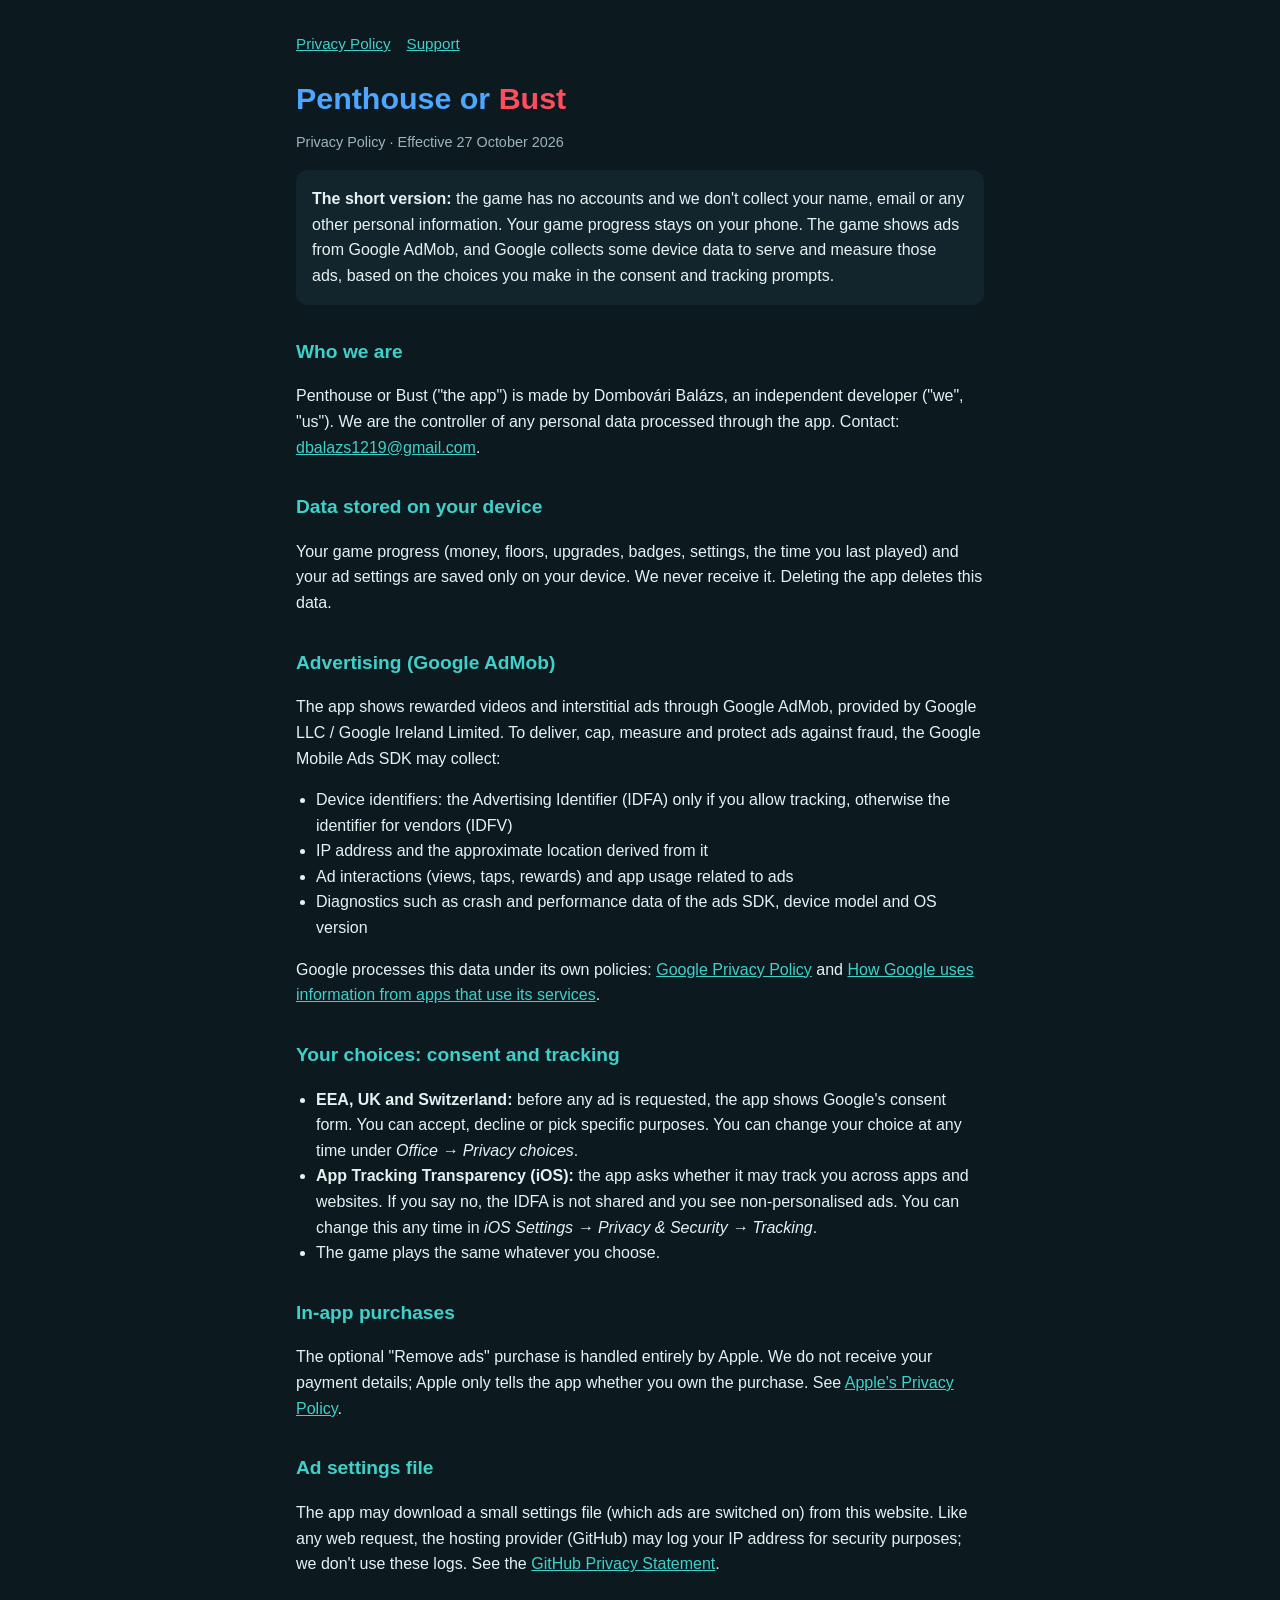
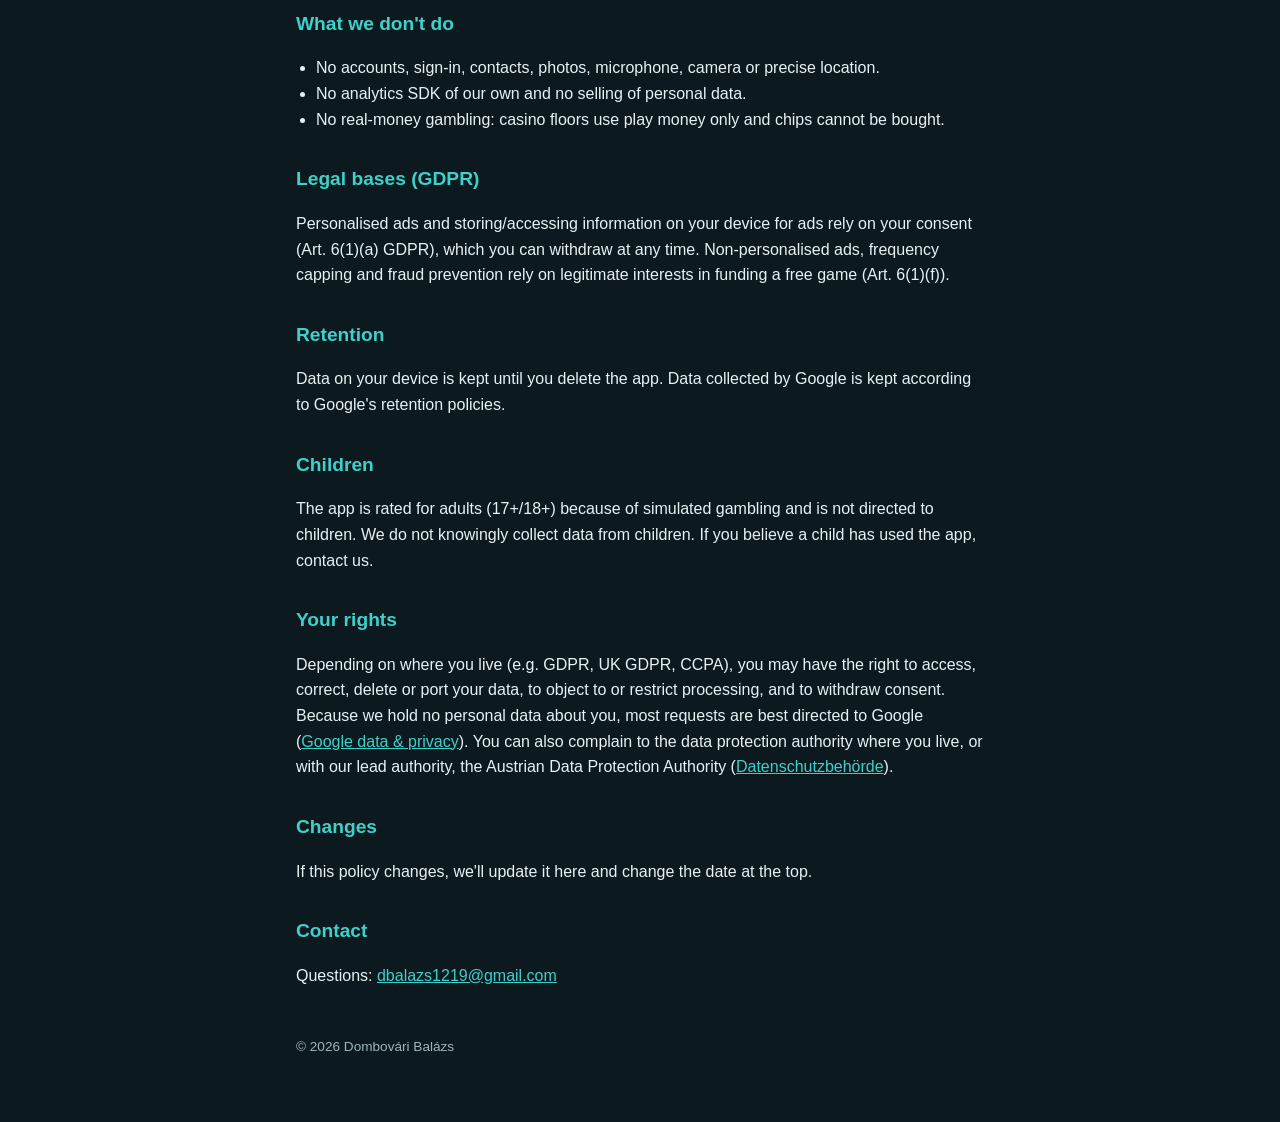
<file: index.html>
<!doctype html>
<html lang="en">
<head>
<meta charset="utf-8">
<meta name="viewport" content="width=device-width, initial-scale=1">
<title>Penthouse or Bust – Privacy Policy</title>
<link rel="stylesheet" href="style.css">
</head>
<body>
<main>
<nav><a href="./">Privacy Policy</a><a href="support.html">Support</a></nav>
<h1><span class="blue">Penthouse or</span> <span class="red">Bust</span></h1>
<p class="muted">Privacy Policy · Effective 27 October 2026</p>

<div class="card">
<strong>The short version:</strong> the game has no accounts and we don't collect your name, email or any other
personal information. Your game progress stays on your phone. The game shows ads from Google AdMob, and Google
collects some device data to serve and measure those ads, based on the choices you make in the consent and
tracking prompts.
</div>

<h2>Who we are</h2>
<p>Penthouse or Bust ("the app") is made by Dombovári Balázs, an independent developer ("we", "us"). We are the
controller of any personal data processed through the app. Contact: <a href="mailto:dbalazs1219@gmail.com">dbalazs1219@gmail.com</a>.</p>

<h2>Data stored on your device</h2>
<p>Your game progress (money, floors, upgrades, badges, settings, the time you last played) and your ad
settings are saved only on your device. We never receive it. Deleting the app deletes this data.</p>

<h2>Advertising (Google AdMob)</h2>
<p>The app shows rewarded videos and interstitial ads through Google AdMob, provided by Google LLC / Google Ireland
Limited. To deliver, cap, measure and protect ads against fraud, the Google Mobile Ads SDK may collect:</p>
<ul>
<li>Device identifiers: the Advertising Identifier (IDFA) only if you allow tracking, otherwise the
identifier for vendors (IDFV)</li>
<li>IP address and the approximate location derived from it</li>
<li>Ad interactions (views, taps, rewards) and app usage related to ads</li>
<li>Diagnostics such as crash and performance data of the ads SDK, device model and OS version</li>
</ul>
<p>Google processes this data under its own policies:
<a href="https://policies.google.com/privacy">Google Privacy Policy</a> and
<a href="https://policies.google.com/technologies/partner-sites">How Google uses information from apps that use its
services</a>.</p>

<h2>Your choices: consent and tracking</h2>
<ul>
<li><strong>EEA, UK and Switzerland:</strong> before any ad is requested, the app shows Google's consent form. You
can accept, decline or pick specific purposes. You can change your choice at any time under
<em>Office → Privacy choices</em>.</li>
<li><strong>App Tracking Transparency (iOS):</strong> the app asks whether it may track you across apps and
websites. If you say no, the IDFA is not shared and you see non-personalised ads. You can change this any time in
<em>iOS Settings → Privacy &amp; Security → Tracking</em>.</li>
<li>The game plays the same whatever you choose.</li>
</ul>

<h2>In-app purchases</h2>
<p>The optional "Remove ads" purchase is handled entirely by Apple. We do not receive your payment details; Apple
only tells the app whether you own the purchase. See
<a href="https://www.apple.com/legal/privacy/">Apple's Privacy Policy</a>.</p>

<h2>Ad settings file</h2>
<p>The app may download a small settings file (which ads are switched on) from this website. Like any web request,
the hosting provider (GitHub) may log your IP address for security purposes; we don't use these logs. See the
<a href="https://docs.github.com/en/site-policy/privacy-policies/github-general-privacy-statement">GitHub Privacy
Statement</a>.</p>

<h2>What we don't do</h2>
<ul>
<li>No accounts, sign-in, contacts, photos, microphone, camera or precise location.</li>
<li>No analytics SDK of our own and no selling of personal data.</li>
<li>No real-money gambling: casino floors use play money only and chips cannot be bought.</li>
</ul>

<h2>Legal bases (GDPR)</h2>
<p>Personalised ads and storing/accessing information on your device for ads rely on your consent (Art. 6(1)(a)
GDPR), which you can withdraw at any time. Non-personalised ads, frequency capping and fraud prevention rely on
legitimate interests in funding a free game (Art. 6(1)(f)).</p>

<h2>Retention</h2>
<p>Data on your device is kept until you delete the app. Data collected by Google is kept according to Google's
retention policies.</p>

<h2>Children</h2>
<p>The app is rated for adults (17+/18+) because of simulated gambling and is not directed to children. We do not
knowingly collect data from children. If you believe a child has used the app, contact us.</p>

<h2>Your rights</h2>
<p>Depending on where you live (e.g. GDPR, UK GDPR, CCPA), you may have the right to access, correct, delete or
port your data, to object to or restrict processing, and to withdraw consent. Because we hold no personal data
about you, most requests are best directed to Google
(<a href="https://myaccount.google.com/data-and-privacy">Google data &amp; privacy</a>). You can also complain to
the data protection authority where you live, or with our lead authority, the Austrian Data Protection Authority
(<a href="https://www.dsb.gv.at">Datenschutzbehörde</a>).</p>

<h2>Changes</h2>
<p>If this policy changes, we'll update it here and change the date at the top.</p>

<h2>Contact</h2>
<p>Questions: <a href="mailto:dbalazs1219@gmail.com">dbalazs1219@gmail.com</a></p>

<footer>© 2026 Dombovári Balázs</footer>
</main>
</body>
</html>
</file>
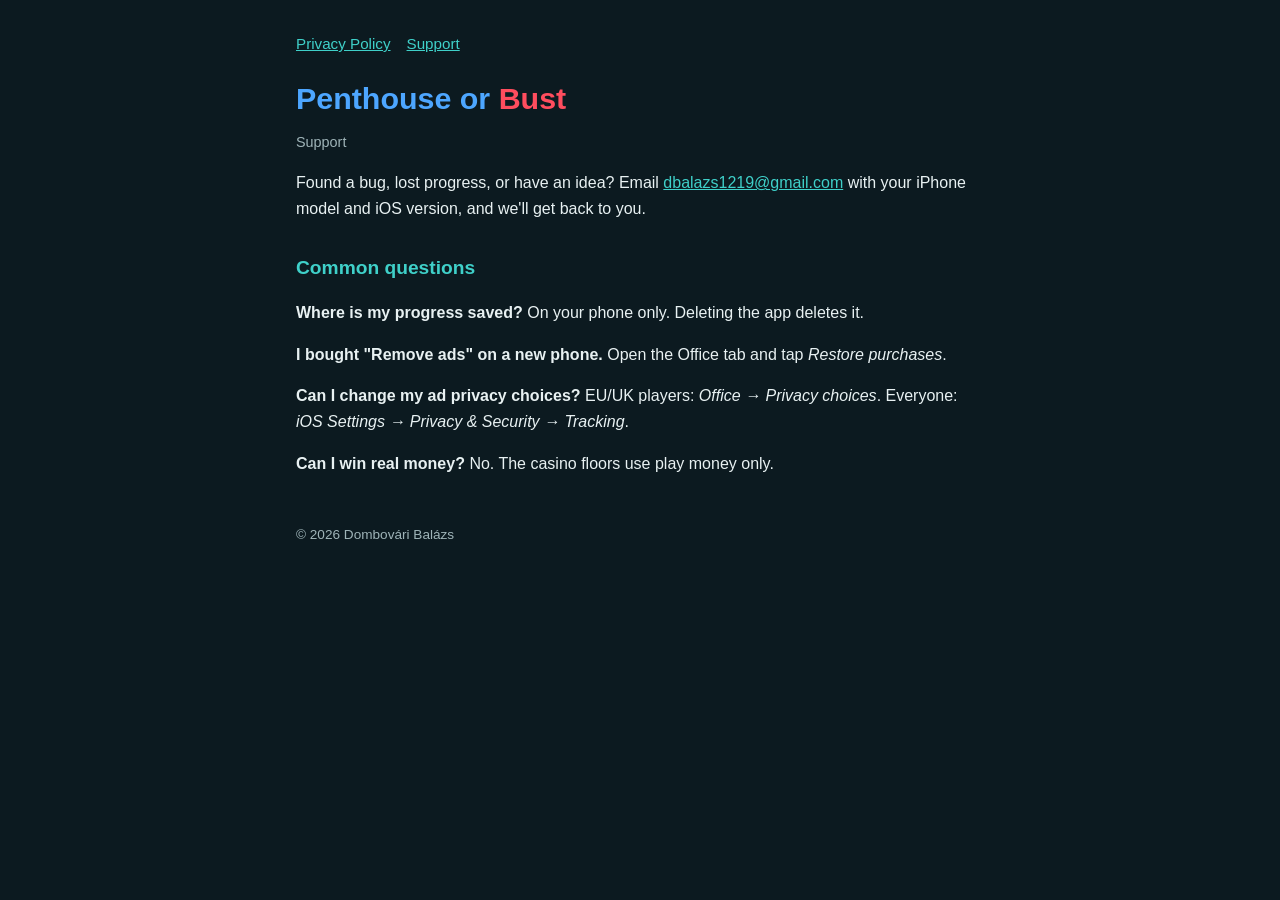
<file: support.html>
<!doctype html>
<html lang="en">
<head>
<meta charset="utf-8">
<meta name="viewport" content="width=device-width, initial-scale=1">
<title>Penthouse or Bust – Support</title>
<link rel="stylesheet" href="style.css">
</head>
<body>
<main>
<nav><a href="./">Privacy Policy</a><a href="support.html">Support</a></nav>
<h1><span class="blue">Penthouse or</span> <span class="red">Bust</span></h1>
<p class="muted">Support</p>

<p>Found a bug, lost progress, or have an idea? Email <a href="mailto:dbalazs1219@gmail.com">dbalazs1219@gmail.com</a> with your
iPhone model and iOS version, and we'll get back to you.</p>

<h2>Common questions</h2>
<p><strong>Where is my progress saved?</strong> On your phone only. Deleting the app deletes it.</p>
<p><strong>I bought "Remove ads" on a new phone.</strong> Open the Office tab and tap <em>Restore purchases</em>.</p>
<p><strong>Can I change my ad privacy choices?</strong> EU/UK players: <em>Office → Privacy choices</em>. Everyone:
<em>iOS Settings → Privacy &amp; Security → Tracking</em>.</p>
<p><strong>Can I win real money?</strong> No. The casino floors use play money only.</p>

<footer>© 2026 Dombovári Balázs</footer>
</main>
</body>
</html>
</file>
<file: style.css>
:root { --bg: #0C1A20; --fg: #E8F1F2; --muted: #9FB4B8; --accent: #3FD0C9; --red: #FF4D5E; --blue: #4DA6FF; --card: #12252D; }
* { box-sizing: border-box; }
body { margin: 0; background: var(--bg); color: var(--fg); font: 16px/1.6 -apple-system, BlinkMacSystemFont, "Segoe UI", Roboto, sans-serif; }
main { max-width: 720px; margin: 0 auto; padding: 32px 16px 64px; }
h1 { font-size: 1.9rem; line-height: 1.2; margin: 0 0 4px; }
h1 .red { color: var(--red); } h1 .blue { color: var(--blue); }
h2 { font-size: 1.2rem; margin: 32px 0 8px; color: var(--accent); }
p, li { color: var(--fg); } .muted { color: var(--muted); font-size: .9rem; }
a { color: var(--accent); }
ul { padding-left: 20px; }
.card { background: var(--card); border-radius: 12px; padding: 16px; margin: 16px 0; }
nav { display: flex; gap: 16px; margin-bottom: 24px; font-size: .95rem; }
footer { margin-top: 48px; color: var(--muted); font-size: .85rem; }
</file>
